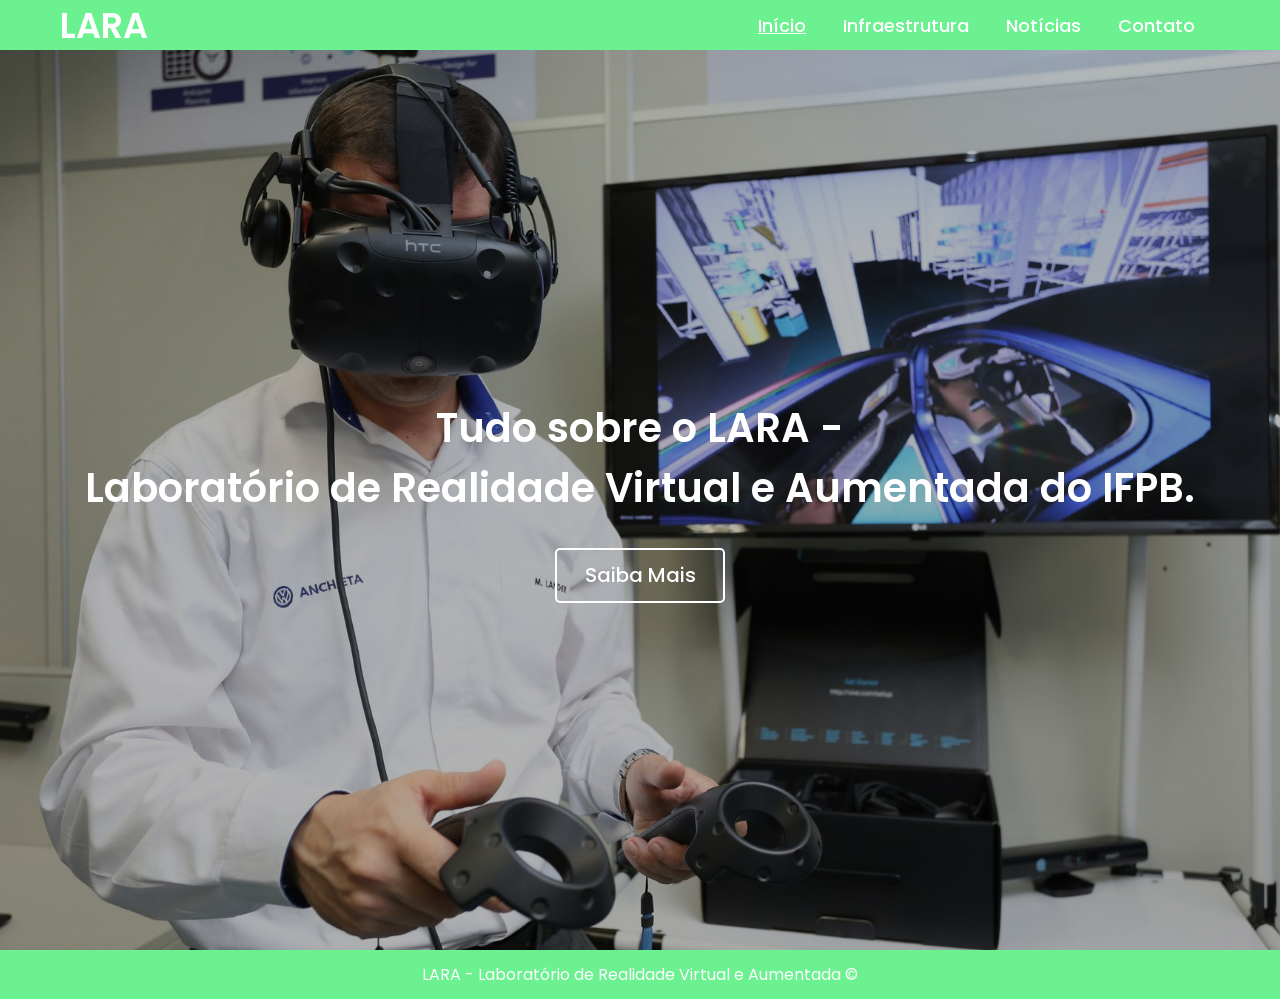
<file: Site - LARA/site - LARA/index.html>
<!DOCTYPE html>
<html lang="pt-br">
<head>
    <meta charset="UTF-8">
    <meta http-equiv="X-UA-Compatible" content="IE=edge">
    <meta name="viewport" content="width=device-width, initial-scale=1.0">
    <link rel="stylesheet" href="./style.css">
    <title>Website LARA - IFPB 🤖</title>
</head>
<header>
    <nav class="header">
        <div class="logo">
            <a href="/site - LARA/index.html"> LARA </a>
        </div>
        <ul>
            <li id="sublinhado"> <a href="./index.html"> Início </a> </li>
            <li> <a href="../site - LARA/paginas/infra.html"> Infraestrutura </a> </li>
            <li> <a href="../java-noticias/noticias.html"> Notícias </a> </li>
            <li> <a href="../site - LARA/paginas/contato.html"> Contato </a> </li>
        </ul>
    </nav>
</header>
<body>
    <section class="banner">
        <div class="texto">
           <h1 class="titulo">Tudo sobre o LARA -</h1>
           <h2 class="sub_titulo">Laboratório de Realidade Virtual e Aumentada do IFPB.</h2>
           <div class="botoes">
            <form target="_blank" action="https://www.ifpb.edu.br/noticias/2022/11/ifpb-e-secretaria-de-educacao-profissional-e-tecnologica-do-mec-promovem-workshop-com-foco-na-educacao-maker"
            method="post" class="validate">
               <button class="n-overlay">Saiba Mais</button>
            </form>
           </div>
        </div>
    </section>
    <footer class="footer">
        <div class="wrap">      
            LARA - Laboratório de Realidade Virtual e Aumentada ©
        </div>
    </footer>
</body>
</html>
</file>
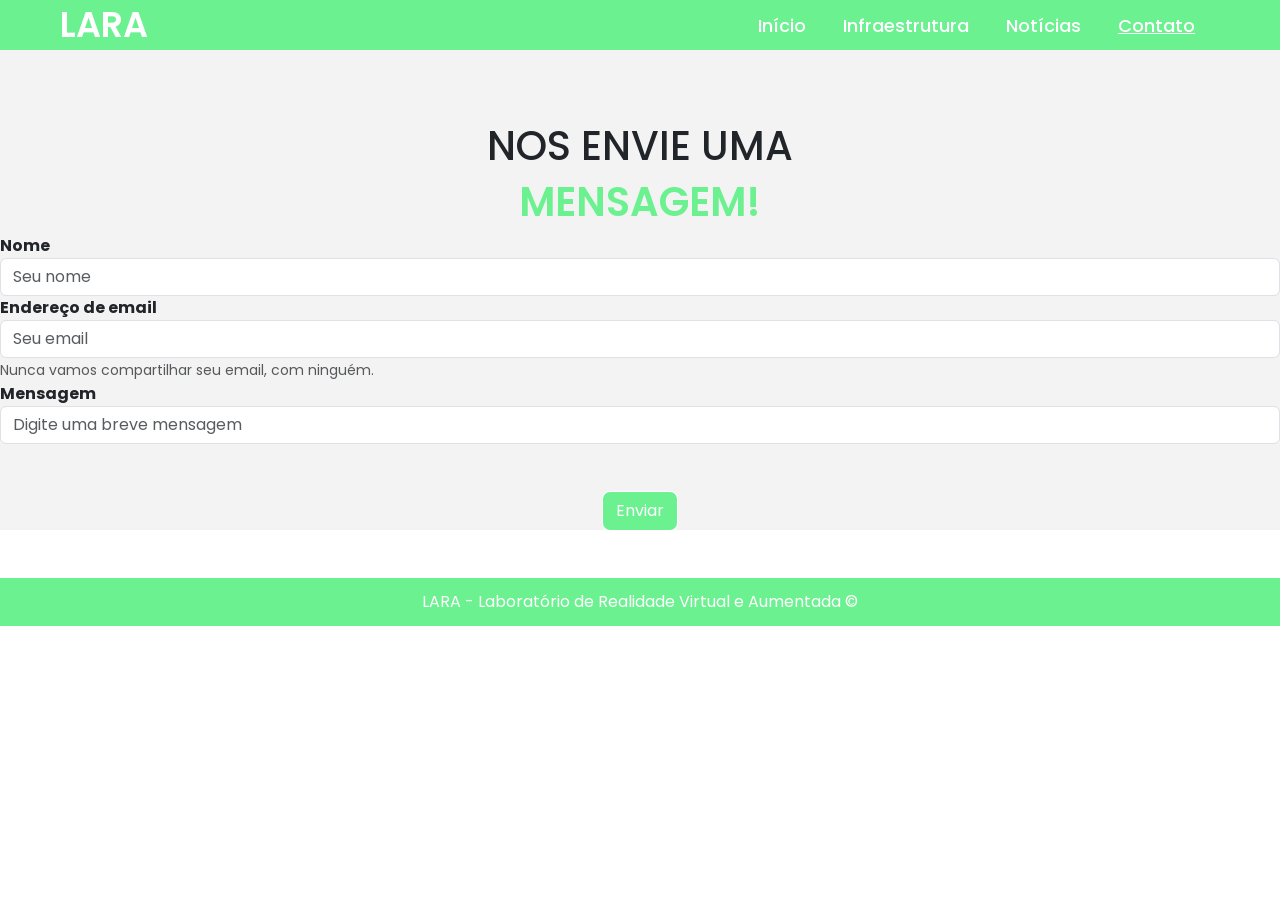
<file: Site - LARA/site - LARA/paginas/contato.html>
<!DOCTYPE html>
<html lang="pt-br">
<head>
    <meta charset="UTF-8">
    <meta http-equiv="X-UA-Compatible" content="IE=edge">
    <meta name="viewport" content="width=device-width, initial-scale=1.0">
    <link 
    href="https://cdn.jsdelivr.net/npm/bootstrap@5.3.0-alpha1/dist/css/bootstrap.min.css"
    rel="stylesheet"
    integrity="sha384-GLhlTQ8iRABdZLl6O3oVMWSktQOp6b7In1Zl3/Jr59b6EGGoI1aFkw7cmDA6j6gD"
    crossorigin="anonymous">
    <link rel="stylesheet" href="../style.css">
    <title>Website LARA - IFPB 🤖</title>
</head>
<header>
    <nav class="header">
        <div class="logo">
            <a href="/site - LARA/index.html"> LARA </a>
        </div>
        <ul>
            <li> <a href="../index.html"> Início </a> </li>
            <li> <a href="./infra.html"> Infraestrutura </a> </li>
            <li> <a href="/java-noticias/noticias.html"> Notícias </a> </li>
            <li id="sublinhado"> <a href="./contato.html"> Contato </a> </li>
        </ul>
    </nav>
</header>   
    <body>
    <section class="contatos">
        <br>
        <br>    
        <br>
        <h1 class="titulo">NOS ENVIE UMA</h1>
        <h1 id="mensagem">MENSAGEM!</h1>
        <form id="formulario" action="https://api.sheetmonkey.io/form/3Fc3Fv5eT8H5hhsKujKRmK" method="post">
            <div class="form-group">
                <label for="formGroupExampleInput"><b>Nome</b></label>
                <input type="text" class="form-control" id="formGroupExampleInput" nome=nome placeholder="Seu nome">
              </div>
            <div class="form-group">
              <label for="exampleInputEmail1"><b>Endereço de email</b></label>
              <input type="email" class="form-control" id="exampleInputEmail1" nome="email" aria-describedby="emailHelp" placeholder="Seu email">
              <small id="emailHelp" class="form-text text-muted">Nunca vamos compartilhar seu email, com ninguém.</small>
            </div>
            <div class="form-group">
                <label for="formInput"><b>Mensagem</b></label>
                <input type="text" class="form-control" id="formInput" nome=mensagem placeholder="Digite uma breve mensagem">
              </div>
            <div class="centro">
            <br>
            <br>
            <button type="submit" class="btn btn-success" id="botao">
                Enviar
            </button>
                </div>
          </form>
    </section>
    <br><br>
    <footer class="footer">
        <div class="wrap">
            LARA - Laboratório de Realidade Virtual e Aumentada ©
        </div>
    </footer>
<script src="https://code.jquery.com/jquery-3.3.1.slim.min.js" integrity="sha384-q8i/X+965DzO0rT7abK41JStQIAqVgRVzpbzo5smXKp4YfRvH+8abtTE1Pi6jizo" crossorigin="anonymous"></script>
<script src="https://cdnjs.cloudflare.com/ajax/libs/popper.js/1.14.3/umd/popper.min.js" integrity="sha384-ZMP7rVo3mIykV+2+9J3UJ46jBk0WLaUAdn689aCwoqbBJiSnjAK/l8WvCWPIPm49" crossorigin="anonymous"></script>
<script src="https://stackpath.bootstrapcdn.com/bootstrap/4.1.3/js/bootstrap.min.js" integrity="sha384-ChfqqxuZUCnJSK3+MXmPNIyE6ZbWh2IMqE241rYiqJxyMiZ6OW/JmZQ5stwEULTy" crossorigin="anonymous"></script>
<script src="../javascript/main.js" type="module"></script>
</body>
</html>
</file>
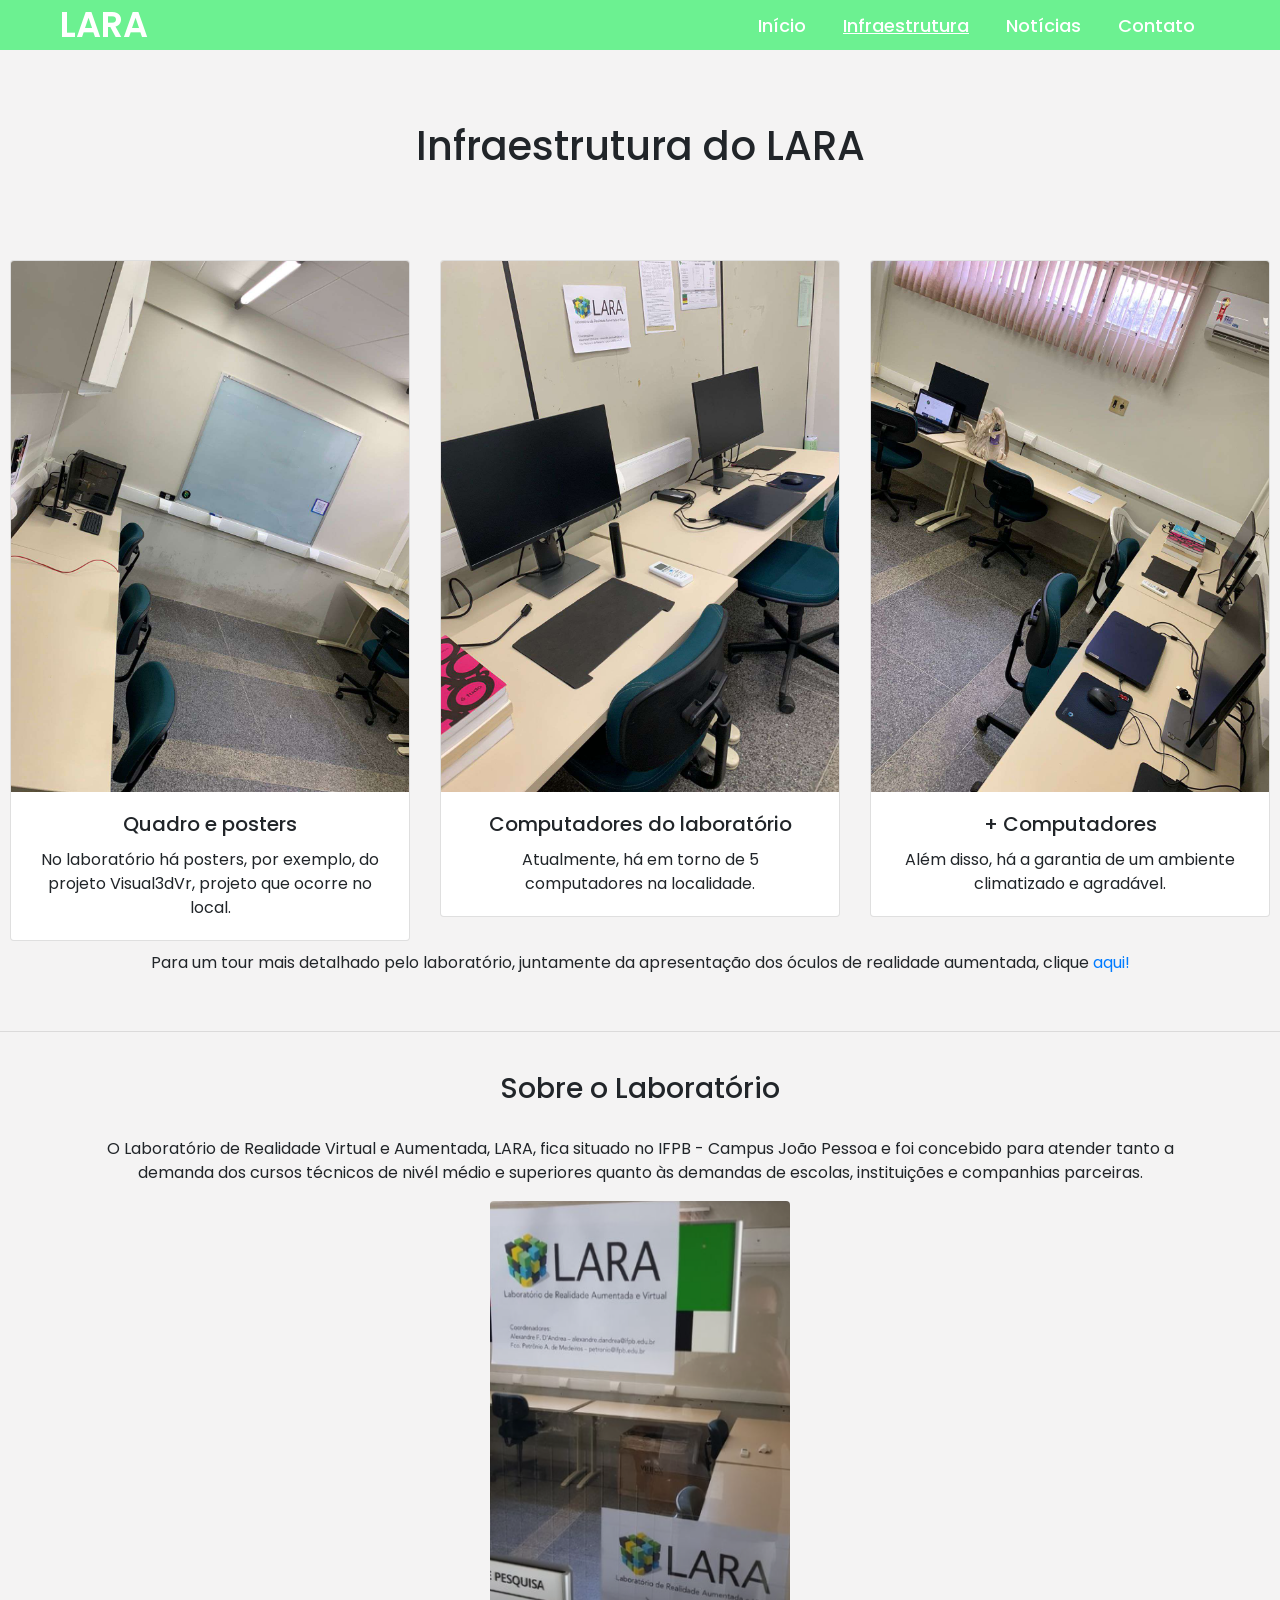
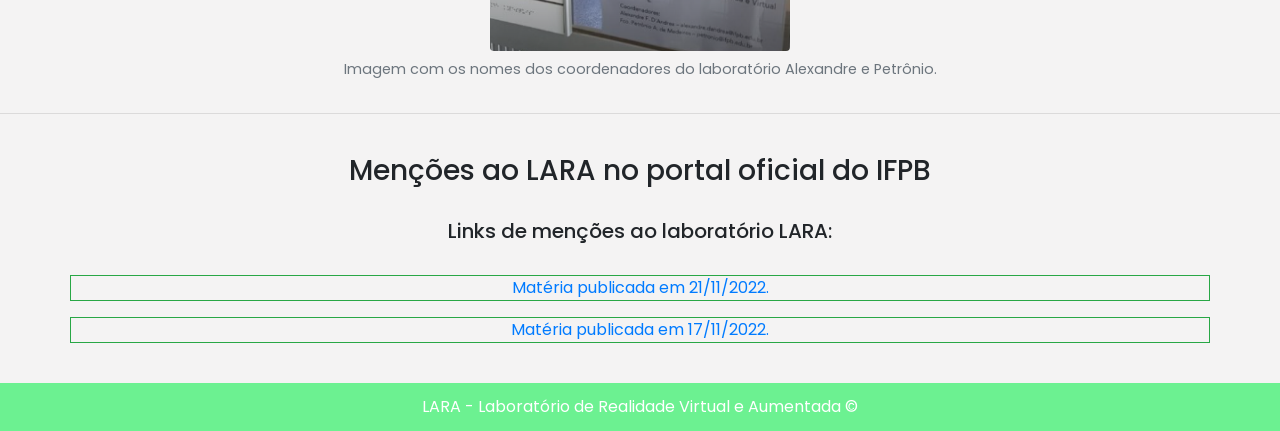
<file: Site - LARA/site - LARA/paginas/infra.html>
<!DOCTYPE html>
<html lang="pt-br">
<head>
    <meta charset="UTF-8">
    <meta http-equiv="X-UA-Compatible" content="IE=edge">
    <meta name="viewport" content="width=device-width, initial-scale=1.0">
    <link rel="stylesheet" href="https://stackpath.bootstrapcdn.com/bootstrap/4.1.3/css/bootstrap.min.css" integrity="sha384-MCw98/SFnGE8fJT3GXwEOngsV7Zt27NXFoaoApmYm81iuXoPkFOJwJ8ERdknLPMO" crossorigin="anonymous">
    <link rel="stylesheet" href="../style.css">
    <title>Website LARA - IFPB 🤖</title>
</head>
<header>
    <nav class="header">
        <div class="logo">
            <a href="/site - LARA/index.html"> LARA </a>
        </div>
        <ul>
            <li> <a href="../index.html"> Início </a> </li>
            <li id="sublinhado"> <a href="./infra.html"> Infraestrutura </a> </li>
            <li> <a href="/java-noticias/noticias.html"> Notícias </a> </li>
            <li> <a href="./contato.html"> Contato </a> </li>
        </ul>
    </nav>
</header>
<body>
    <section class="contatos">
        <br><br><br>
        <h1>Infraestrutura do LARA</h1>
        <br><br><br>
        <div class="row row-cols-1 row-cols-md-3 g-4" id="grid">
            <div class="col">
              <div class="card">
                <img src="./imagens/lara1.jpg" class="card-img-top" alt="...">
                <div class="card-body">
                  <h5 class="card-title">Quadro e posters</h5>
                  <p class="card-text">No laboratório há posters, por exemplo, do projeto Visual3dVr, projeto que ocorre no local.</p>
                </div>
              </div>
            </div>
            <div class="col">
              <div class="card">
                <img src="./imagens/lara2.jpg" class="card-img-top" alt="...">
                <div class="card-body">
                  <h5 class="card-title">Computadores do laboratório</h5>
                  <p class="card-text">Atualmente, há em torno de 5 computadores na localidade.</p>
                </div>
              </div>
            </div>
            <div class="col">
              <div class="card">
                <img src="./imagens/lara3.jpg" class="card-img-top" alt="...">
                <div class="card-body">
                  <h5 class="card-title">+ Computadores</h5>
                  <p class="card-text">Além disso, há a garantia de um ambiente climatizado e agradável.</p>
                </div>
              </div>
            </div>
          </div>
          <p>Para um tour mais detalhado pelo laboratório, juntamente da apresentação dos óculos de realidade aumentada, clique <a target="_blank" href="https://www.instagram.com/p/CkYLJ8zLLfI/" id="instagram">aqui!</a></p>
          <br><hr><br>
          <h3>Sobre o Laboratório</h3><br>
          <div id ="paragrafo">
          <p>O Laboratório de Realidade Virtual e Aumentada, LARA, fica situado no IFPB - Campus João Pessoa e foi concebido para atender tanto a demanda dos cursos técnicos de nivél médio e superiores quanto às demandas de escolas, instituições  e companhias parceiras.</p>
            </div>
            <figure class="figure">
              <img src="./imagens/descricao.png" class="figure-img img-fluid rounded" alt="..." id ="imagem-infra">
              <figcaption class="figure-caption">Imagem com os nomes dos coordenadores do laboratório Alexandre e Petrônio.</figcaption>
            </figure>
          <br><hr><br>
          <h3>Menções ao LARA no portal oficial do IFPB</h3><br>
          <div id ="paragrafo">
            <h5>Links de menções ao laboratório LARA:</h5><br>
            <p class="border border-success"><a href=https://www.ifpb.edu.br/noticias/2022/11/ifpb-e-secretaria-de-educacao-profissional-e-tecnologica-do-mec-promovem-workshop-com-foco-na-educacao-maker>Matéria publicada em 21/11/2022.</a></p>
            <p class="border border-success"><a href="https://www.ifpb.edu.br/noticias/2022/11/ifpb-realiza-workshop-mundo-maker">Matéria publicada em 17/11/2022.</a></p>
              </div>
            <br>
        </section>
    <footer class="footer">
        <div class="wrap">
            LARA - Laboratório de Realidade Virtual e Aumentada ©
        </div>
    </footer>
    <script src="https://code.jquery.com/jquery-3.3.1.slim.min.js" integrity="sha384-q8i/X+965DzO0rT7abK41JStQIAqVgRVzpbzo5smXKp4YfRvH+8abtTE1Pi6jizo" crossorigin="anonymous"></script>
<script src="https://cdnjs.cloudflare.com/ajax/libs/popper.js/1.14.3/umd/popper.min.js" integrity="sha384-ZMP7rVo3mIykV+2+9J3UJ46jBk0WLaUAdn689aCwoqbBJiSnjAK/l8WvCWPIPm49" crossorigin="anonymous"></script>
<script src="https://stackpath.bootstrapcdn.com/bootstrap/4.1.3/js/bootstrap.min.js" integrity="sha384-ChfqqxuZUCnJSK3+MXmPNIyE6ZbWh2IMqE241rYiqJxyMiZ6OW/JmZQ5stwEULTy" crossorigin="anonymous"></script>
</body>
</html>
</file>
<file: Site - LARA/site - LARA/style.css>
@import url('https://fonts.googleapis.com/css2?family=Poppins:wght@300;400;500;600&display=swap');
*{
    margin: 0;
    padding: 0;
    box-sizing: border-box;
    font-family: 'Poppins', sans-serif;
}
body {
    box-shadow: unset;
    min-width: 100%;
}

nav{
    background-color: #6CF191;
    padding: 10px 60px;
    display: flex;
    justify-content: space-between;
    align-items: center;
}
nav .logo a{
    text-decoration: none;
    color: #fff;
    font-size: 35px;
    font-weight: 600;
}
nav ul{
    display: flex;
    align-items: center;
    list-style: none;
    padding: 10px;
}

ul {
    display: flex;
    align-items: center;
    list-style: none;
    padding: 10px;
    margin-bottom: 0rem;
}

div#grid {
    padding: 10px;
}

div#paragrafo {
    text-align: center;
    padding-left: 70px;
    padding-right: 70px;
}

img#imagem-infra {
    height: 450px;
    width: 300px;
}


nav li{
    margin-left: 7px;
}
nav li a{
    text-decoration: none;
    color: #fff;
    font-size: 18px;
    font-weight: 500;
    padding: 8px 15px;
    border-radius: 5px;
    transition: 0.3s;
}

nav li a:hover{
    background-color: white;
    color: black;
}
.banner{
    height: 100vh;
    background: linear-gradient( rgba(0,0,0,0.281), rgba(0,0,0,0.308)),url('./paginas/imagens/background.jpeg');
    background-size: cover;
    background-position: center;
    background-repeat: no-repeat;
    display: flex;
    align-items: center;
    justify-content: center;
    text-align: center;
}
.texto .titulo{
    color: #fff;
    font-size: 40px;
    font-weight: 600;
}
.texto .sub_titulo{
    color: #fff;
    font-size: 40px;
    font-weight: 600;
}
.texto .botoes{
    margin-top: 30px;

}
.texto .botoes button{
    height: 55px;
    width: 170px;
    border-radius: 5px;
    border: 0;
    margin: 0 10px;
    font-size: 20px;
    font-weight: 500;
    padding: 0 10px;
    cursor: pointer;
    outline: none;
    transition: 0.3s;
}
.texto .botoes button.n-overlay{
    color: white;
    background: none;
    border: 2px solid white;
}
.texto .botoes button.n-overlay:hover{
    color: black;
    background-color: white;
}
.footer {
    display: block;
    box-sizing: border-box;
    background-color: #6CF191;
    color: white;
}

img#oii {
    width: 30rem;
    height: 30rem;
}

.wrap {
    position:relative;
    z-index: 1;
    min-height: 100%;
    padding: 12px 0;
    text-align: center;
}



.centro {
    text-align: center;
}

button#botao {
    background-color: #6CF191;
    outline-color: #6CF191;
    outline-style: auto;
}

.contatos {
        height: 100%; 
        background-position: center;
        background-color: #F4F3F3;
        background-repeat: no-repeat;
        background-size: cover;
        display: block;
        align-items: center;    
        justify-content: center;
        text-align: center;
        min-width: 100%;
}

form#formulario {
    height: 100%; 
    display: block;
    align-items: left;    
    justify-content: left;
    text-align:left;
}

h1#mensagem {
    color: #6CF191;
    font-size: 40px;
    font-weight: 600;
}

li#sublinhado {
    text-decoration: underline white;
}

a#botao {
    text-decoration: none;
}

.header {
    height: 50px;
    align-items: center;
    padding: 10px 60px;
    min-width: 100%;
}

nav#sim {
    align-items: center;
}

.loading {
    width: 16px;
    animation: spin 1s infinite linear;

}

.card-img-top {
    width: 100%;
    height: 100%;
}

@keyframes spin {
    from {
        transform: rotate(0deg);
    }

    to {
        transform: rotate(360deg);
    }
}
</file>
